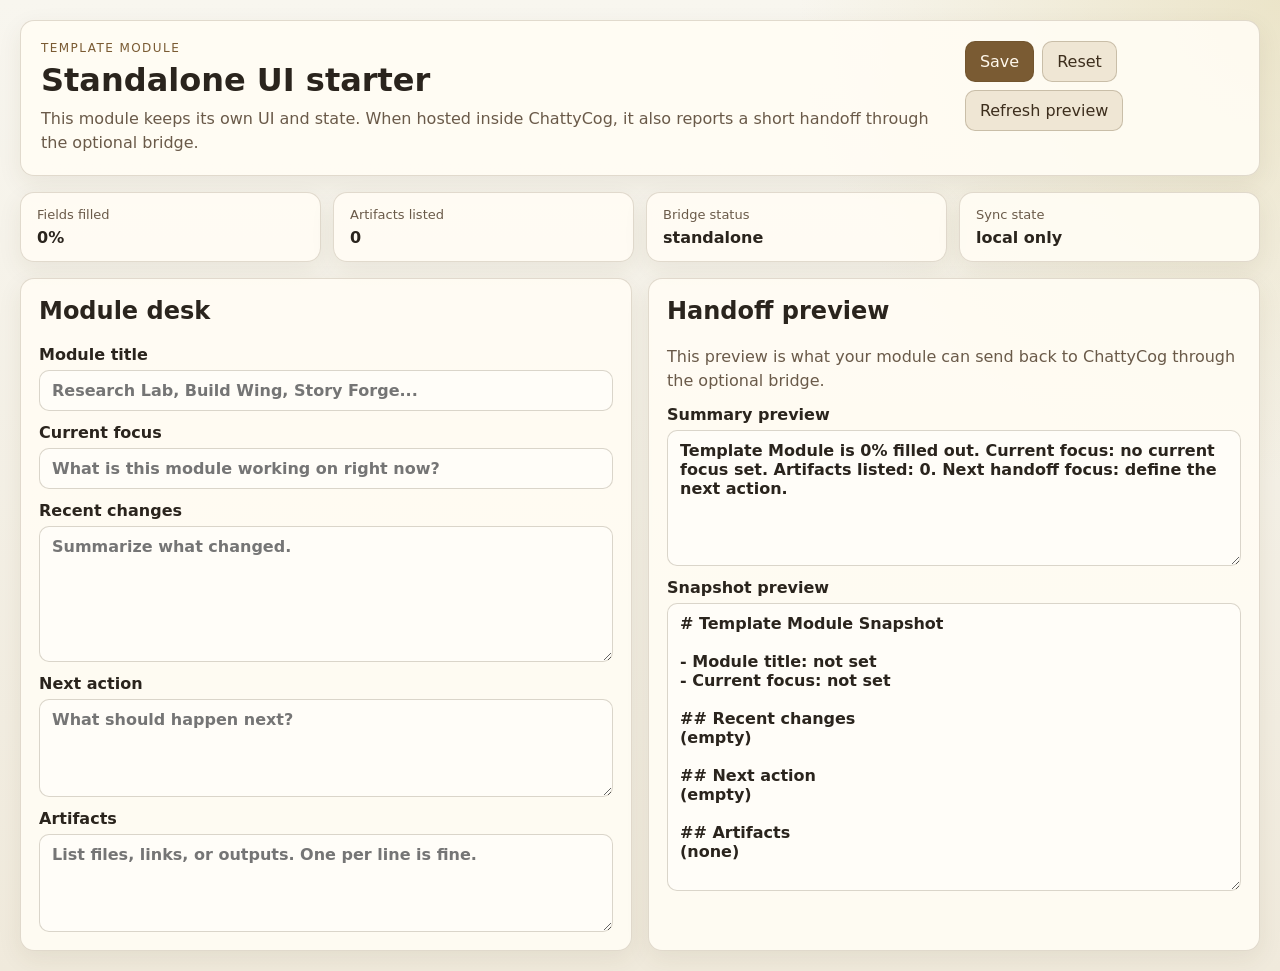
<file: module_templates/template_module/web/index.html>
<!doctype html>
<html lang="en">
  <head>
    <meta charset="utf-8" />
    <meta name="viewport" content="width=device-width, initial-scale=1" />
    <title>Template Module</title>
    <link rel="stylesheet" href="styles.css" />
  </head>
  <body>
    <div class="app-shell">
      <header class="hero">
        <div>
          <p class="eyebrow">Template Module</p>
          <h1>Standalone UI starter</h1>
          <p class="subtle">
            This module keeps its own UI and state. When hosted inside ChattyCog, it also reports a short handoff through the optional bridge.
          </p>
        </div>
        <div class="hero-actions">
          <button id="save-state" type="button">Save</button>
          <button id="reset-state" type="button" class="secondary">Reset</button>
          <button id="refresh-preview" type="button" class="secondary">Refresh preview</button>
        </div>
      </header>

      <section class="stats-grid">
        <article class="stat-card">
          <span class="stat-label">Fields filled</span>
          <strong id="completion-score">0%</strong>
        </article>
        <article class="stat-card">
          <span class="stat-label">Artifacts listed</span>
          <strong id="artifact-count">0</strong>
        </article>
        <article class="stat-card">
          <span class="stat-label">Bridge status</span>
          <strong id="bridge-status">standalone</strong>
        </article>
        <article class="stat-card">
          <span class="stat-label">Sync state</span>
          <strong id="sync-status">local only</strong>
        </article>
      </section>

      <main class="workspace-grid">
        <section class="panel">
          <h2>Module desk</h2>
          <label>
            Module title
            <input id="module_title" type="text" placeholder="Research Lab, Build Wing, Story Forge..." />
          </label>
          <label>
            Current focus
            <input id="current_focus" type="text" placeholder="What is this module working on right now?" />
          </label>
          <label>
            Recent changes
            <textarea id="recent_changes" rows="6" placeholder="Summarize what changed."></textarea>
          </label>
          <label>
            Next action
            <textarea id="next_action" rows="4" placeholder="What should happen next?"></textarea>
          </label>
          <label>
            Artifacts
            <textarea id="artifacts" rows="4" placeholder="List files, links, or outputs. One per line is fine."></textarea>
          </label>
        </section>

        <section class="panel">
          <h2>Handoff preview</h2>
          <p class="subtle">
            This preview is what your module can send back to ChattyCog through the optional bridge.
          </p>
          <label>
            Summary preview
            <textarea id="summary_preview" rows="6" readonly></textarea>
          </label>
          <label>
            Snapshot preview
            <textarea id="snapshot_preview" rows="14" readonly></textarea>
          </label>
        </section>
      </main>
    </div>

    <script src="chattycog_bridge.js"></script>
    <script src="app.js"></script>
  </body>
</html>
</file>
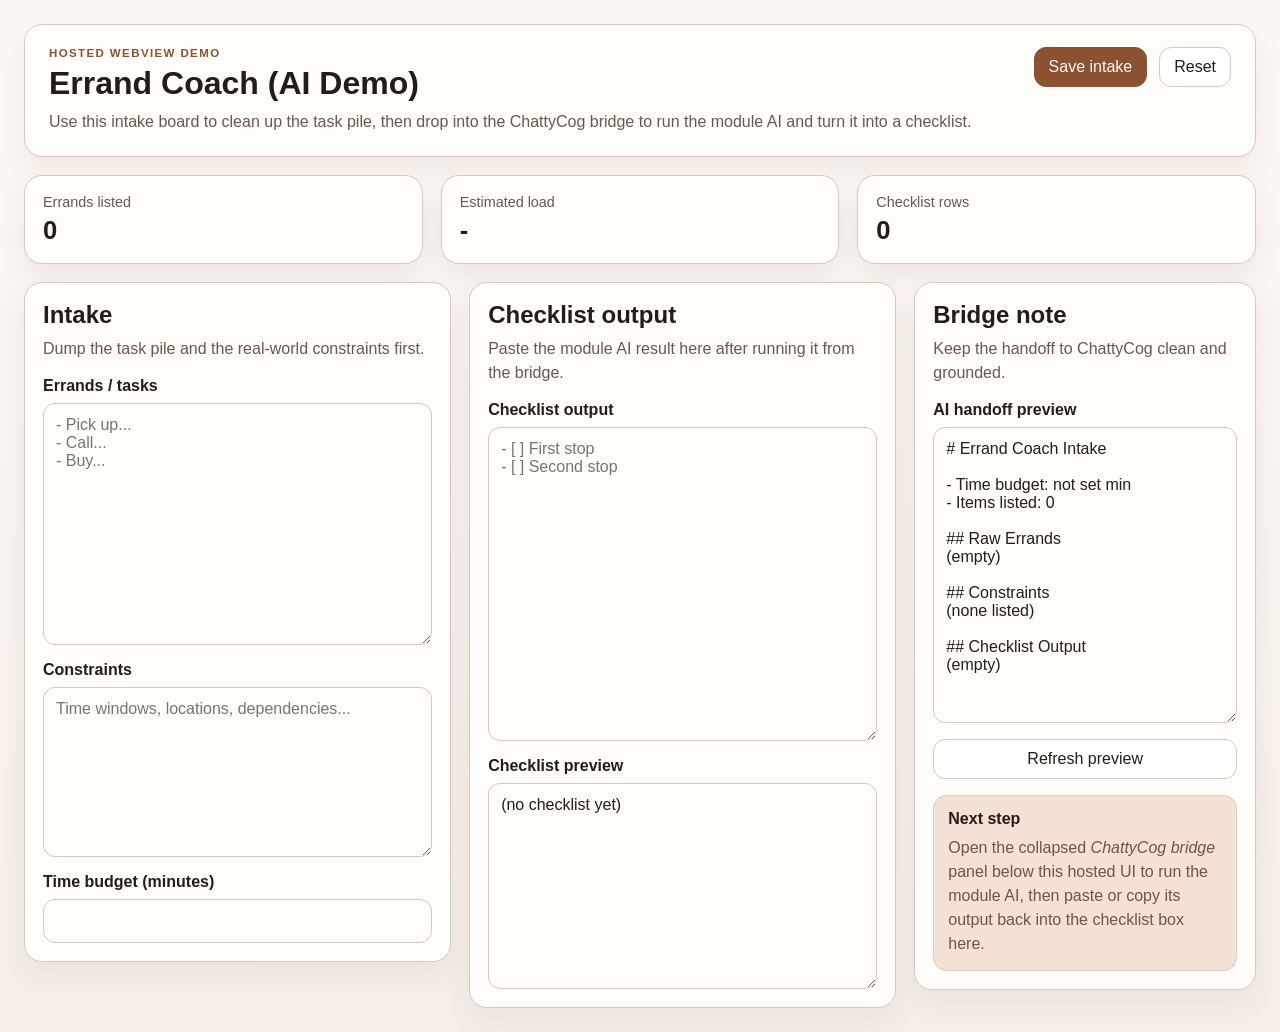
<file: modules/demo_errand_coach/web/index.html>
<!doctype html>
<html lang="en">
  <head>
    <meta charset="utf-8" />
    <meta name="viewport" content="width=device-width, initial-scale=1" />
    <title>Errand Coach (AI Demo)</title>
    <link rel="stylesheet" href="./styles.css" />
  </head>
  <body>
    <div class="shell">
      <header class="hero">
        <div>
          <p class="eyebrow">Hosted Webview Demo</p>
          <h1>Errand Coach (AI Demo)</h1>
          <p class="subcopy">
            Use this intake board to clean up the task pile, then drop into the ChattyCog bridge to
            run the module AI and turn it into a checklist.
          </p>
        </div>
        <div class="hero-actions">
          <button id="save-state" class="primary">Save intake</button>
          <button id="reset-state">Reset</button>
        </div>
      </header>

      <section class="stats-grid">
        <article class="stat-card">
          <span class="label">Errands listed</span>
          <strong id="errand-count">0</strong>
        </article>
        <article class="stat-card">
          <span class="label">Estimated load</span>
          <strong id="budget-display">-</strong>
        </article>
        <article class="stat-card">
          <span class="label">Checklist rows</span>
          <strong id="checklist-count">0</strong>
        </article>
      </section>

      <main class="layout">
        <section class="panel">
          <div class="panel-heading">
            <h2>Intake</h2>
            <p>Dump the task pile and the real-world constraints first.</p>
          </div>

          <label class="field">
            <span>Errands / tasks</span>
            <textarea id="errands_dump" rows="12" placeholder="- Pick up...&#10;- Call...&#10;- Buy..."></textarea>
          </label>

          <label class="field">
            <span>Constraints</span>
            <textarea id="constraints" rows="8" placeholder="Time windows, locations, dependencies..."></textarea>
          </label>

          <label class="field">
            <span>Time budget (minutes)</span>
            <input id="time_budget_min" type="number" min="0" max="720" step="5" />
          </label>
        </section>

        <section class="panel">
          <div class="panel-heading">
            <h2>Checklist output</h2>
            <p>Paste the module AI result here after running it from the bridge.</p>
          </div>

          <label class="field">
            <span>Checklist output</span>
            <textarea id="checklist_output" rows="16" placeholder="- [ ] First stop&#10;- [ ] Second stop"></textarea>
          </label>

          <label class="field">
            <span>Checklist preview</span>
            <textarea id="checklist_preview" rows="10" readonly></textarea>
          </label>
        </section>

        <aside class="panel side-panel">
          <div class="panel-heading">
            <h2>Bridge note</h2>
            <p>Keep the handoff to ChattyCog clean and grounded.</p>
          </div>

          <label class="field">
            <span>AI handoff preview</span>
            <textarea id="handoff_preview" rows="15" readonly></textarea>
          </label>

          <button id="refresh-preview">Refresh preview</button>

          <div class="note-card">
            <strong>Next step</strong>
            <p>
              Open the collapsed <em>ChattyCog bridge</em> panel below this hosted UI to run the
              module AI, then paste or copy its output back into the checklist box here.
            </p>
          </div>
        </aside>
      </main>
    </div>

    <script src="./app.js"></script>
  </body>
</html>
</file>
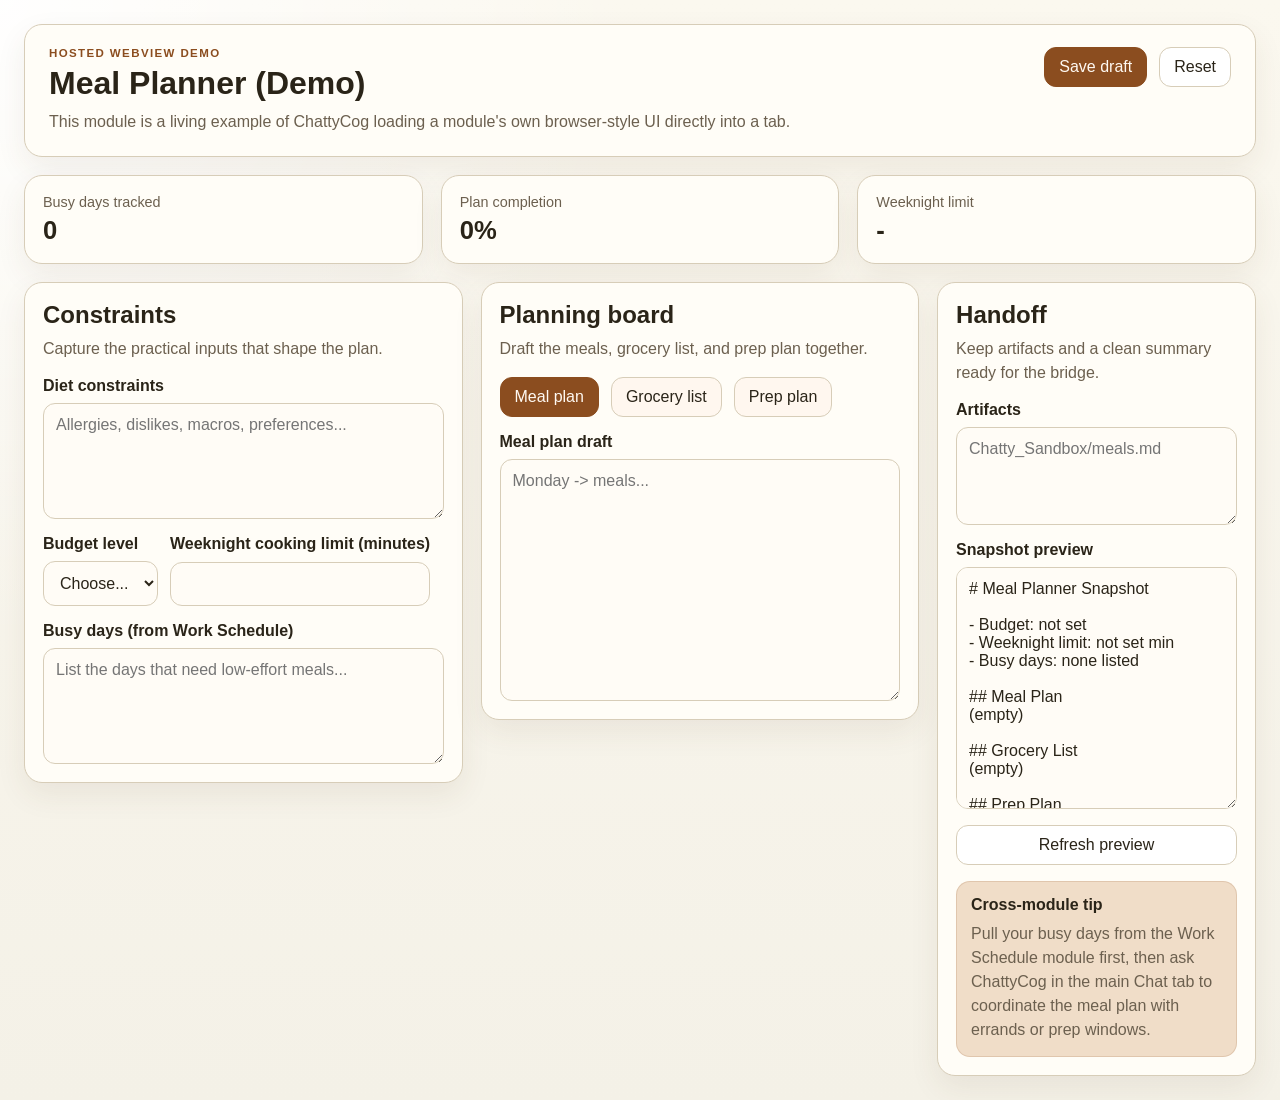
<file: modules/demo_meal_planner/web/index.html>
<!doctype html>
<html lang="en">
  <head>
    <meta charset="utf-8" />
    <meta name="viewport" content="width=device-width, initial-scale=1" />
    <title>Meal Planner (Demo)</title>
    <link rel="stylesheet" href="./styles.css" />
  </head>
  <body>
    <div class="app-shell">
      <header class="hero">
        <div>
          <p class="eyebrow">Hosted Webview Demo</p>
          <h1>Meal Planner (Demo)</h1>
          <p class="subcopy">
            This module is a living example of ChattyCog loading a module's own browser-style UI
            directly into a tab.
          </p>
        </div>
        <div class="hero-actions">
          <button id="save-draft" class="primary">Save draft</button>
          <button id="reset-draft">Reset</button>
        </div>
      </header>

      <section class="stats-grid">
        <article class="stat-card">
          <span class="stat-label">Busy days tracked</span>
          <strong id="busy-day-count">0</strong>
        </article>
        <article class="stat-card">
          <span class="stat-label">Plan completion</span>
          <strong id="completion-score">0%</strong>
        </article>
        <article class="stat-card">
          <span class="stat-label">Weeknight limit</span>
          <strong id="limit-display">-</strong>
        </article>
      </section>

      <main class="layout">
        <section class="panel">
          <div class="panel-heading">
            <h2>Constraints</h2>
            <p>Capture the practical inputs that shape the plan.</p>
          </div>

          <label class="field">
            <span>Diet constraints</span>
            <textarea id="diet_constraints" rows="5" placeholder="Allergies, dislikes, macros, preferences..."></textarea>
          </label>

          <div class="field-row">
            <label class="field">
              <span>Budget level</span>
              <select id="budget_level">
                <option value="">Choose...</option>
                <option value="low">Low</option>
                <option value="medium">Medium</option>
                <option value="high">High</option>
              </select>
            </label>

            <label class="field">
              <span>Weeknight cooking limit (minutes)</span>
              <input id="weeknight_cooking_limit_min" type="number" min="0" max="120" step="5" />
            </label>
          </div>

          <label class="field">
            <span>Busy days (from Work Schedule)</span>
            <textarea id="busy_days" rows="5" placeholder="List the days that need low-effort meals..."></textarea>
          </label>
        </section>

        <section class="panel">
          <div class="panel-heading">
            <h2>Planning board</h2>
            <p>Draft the meals, grocery list, and prep plan together.</p>
          </div>

          <div class="tab-strip" role="tablist" aria-label="Meal planning views">
            <button class="tab active" data-tab="meal-plan">Meal plan</button>
            <button class="tab" data-tab="grocery-list">Grocery list</button>
            <button class="tab" data-tab="prep-plan">Prep plan</button>
          </div>

          <div class="tab-panel active" data-panel="meal-plan">
            <label class="field">
              <span>Meal plan draft</span>
              <textarea id="meal_plan_draft" rows="12" placeholder="Monday -> meals..."></textarea>
            </label>
          </div>

          <div class="tab-panel" data-panel="grocery-list">
            <label class="field">
              <span>Grocery list draft</span>
              <textarea id="grocery_list_draft" rows="12" placeholder="Consolidated list..."></textarea>
            </label>
          </div>

          <div class="tab-panel" data-panel="prep-plan">
            <label class="field">
              <span>Prep plan</span>
              <textarea id="prep_plan" rows="12" placeholder="What to prep, when, and how long..."></textarea>
            </label>
          </div>
        </section>

        <aside class="panel side-panel">
          <div class="panel-heading">
            <h2>Handoff</h2>
            <p>Keep artifacts and a clean summary ready for the bridge.</p>
          </div>

          <label class="field">
            <span>Artifacts</span>
            <textarea id="artifacts" rows="4" placeholder="Chatty_Sandbox/meals.md"></textarea>
          </label>

          <label class="field">
            <span>Snapshot preview</span>
            <textarea id="snapshot_preview" rows="12" readonly></textarea>
          </label>

          <button id="refresh-preview">Refresh preview</button>

          <div class="note-card">
            <strong>Cross-module tip</strong>
            <p>
              Pull your busy days from the Work Schedule module first, then ask ChattyCog in the
              main Chat tab to coordinate the meal plan with errands or prep windows.
            </p>
          </div>
        </aside>
      </main>
    </div>

    <script src="./app.js"></script>
  </body>
</html>
</file>
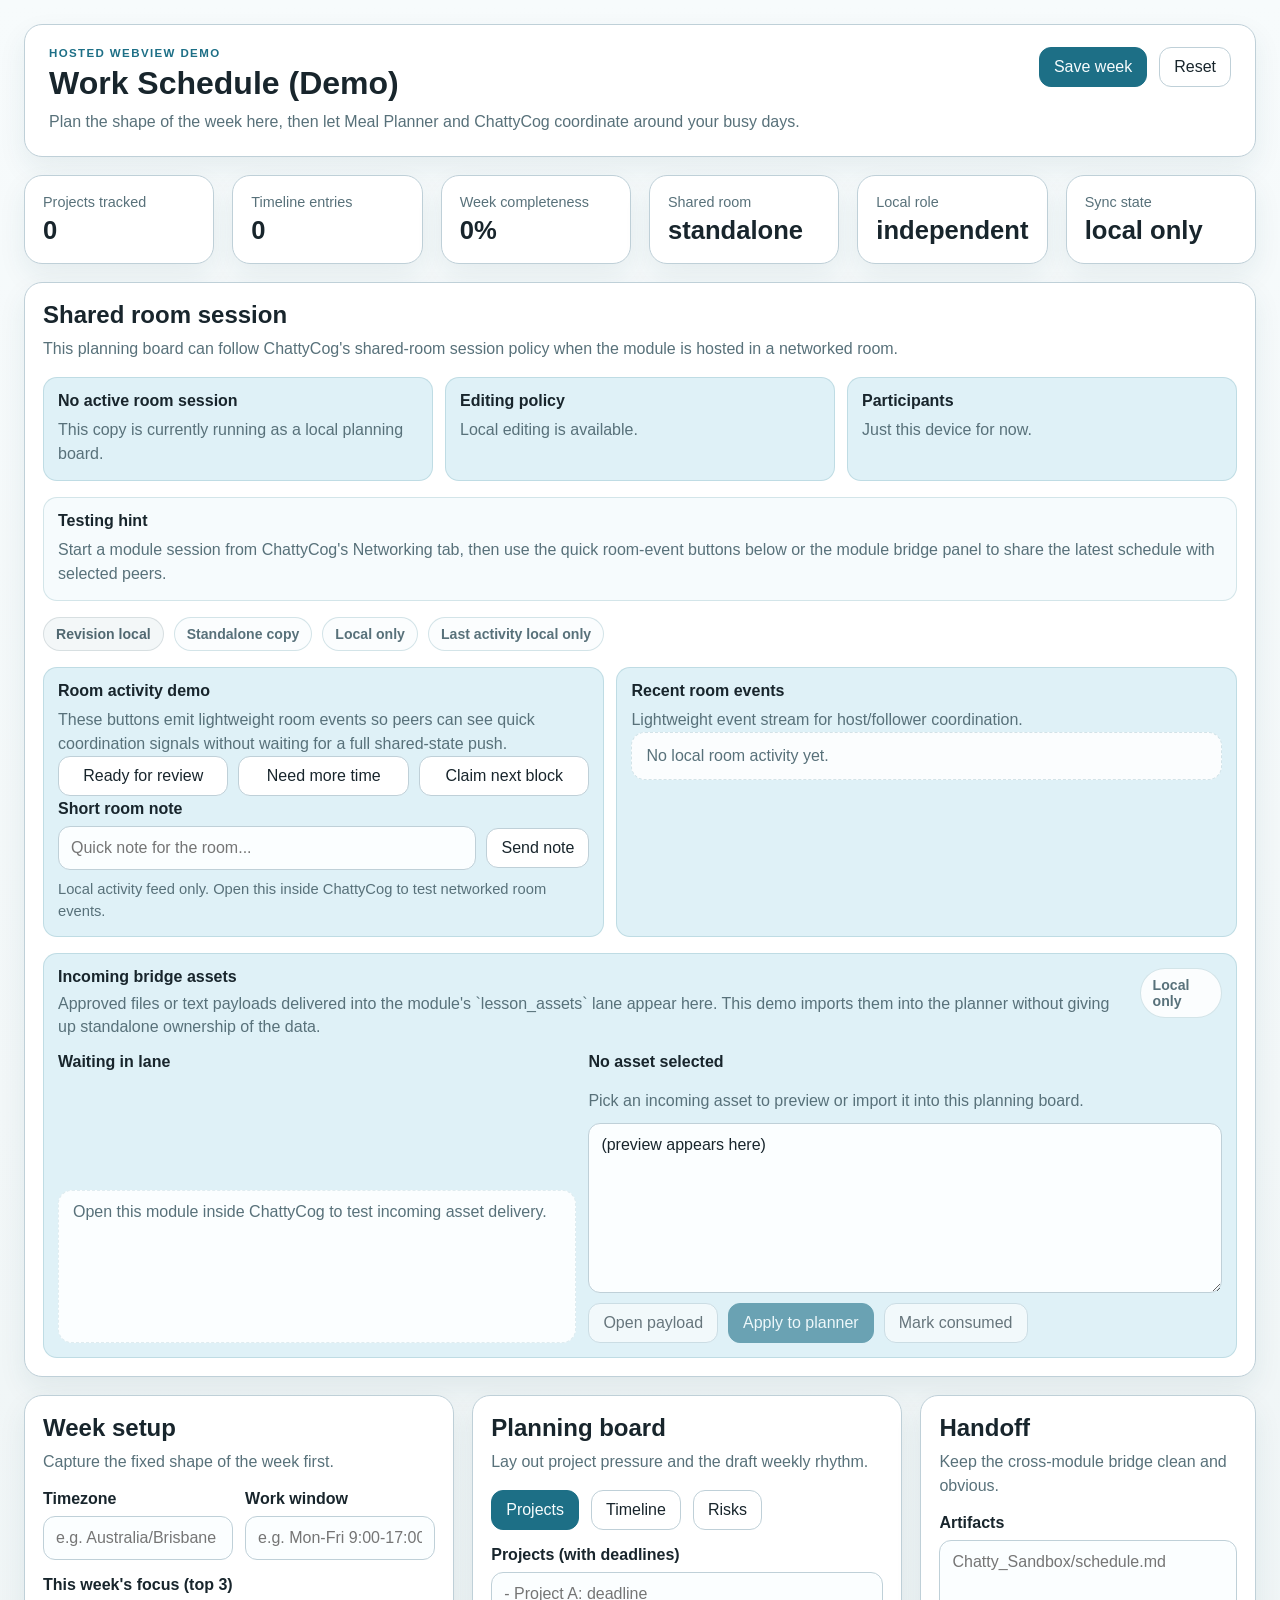
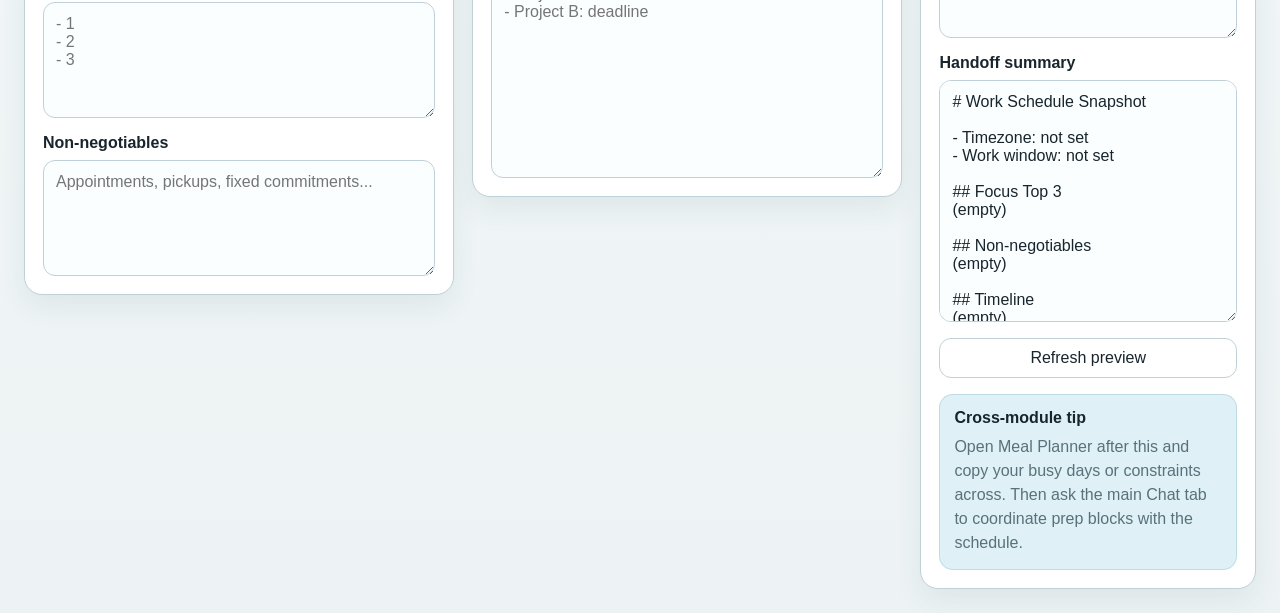
<file: modules/demo_work_schedule/web/index.html>
<!doctype html>
<html lang="en">
  <head>
    <meta charset="utf-8" />
    <meta name="viewport" content="width=device-width, initial-scale=1" />
    <title>Work Schedule (Demo)</title>
    <link rel="stylesheet" href="./styles.css" />
  </head>
  <body>
    <div class="shell">
      <header class="hero">
        <div>
          <p class="eyebrow">Hosted Webview Demo</p>
          <h1>Work Schedule (Demo)</h1>
          <p class="subcopy">
            Plan the shape of the week here, then let Meal Planner and ChattyCog coordinate around
            your busy days.
          </p>
        </div>
        <div class="hero-actions">
          <button id="save-state" class="primary">Save week</button>
          <button id="reset-state">Reset</button>
        </div>
      </header>

      <section class="stats-grid">
        <article class="stat-card">
          <span class="label">Projects tracked</span>
          <strong id="project-count">0</strong>
        </article>
        <article class="stat-card">
          <span class="label">Timeline entries</span>
          <strong id="timeline-count">0</strong>
        </article>
        <article class="stat-card">
          <span class="label">Week completeness</span>
          <strong id="completion-score">0%</strong>
        </article>
        <article class="stat-card">
          <span class="label">Shared room</span>
          <strong id="room-mode">standalone</strong>
        </article>
        <article class="stat-card">
          <span class="label">Local role</span>
          <strong id="room-role">independent</strong>
        </article>
        <article class="stat-card">
          <span class="label">Sync state</span>
          <strong id="sync-status">local only</strong>
        </article>
      </section>

      <section class="panel room-panel">
        <div class="panel-heading">
          <h2>Shared room session</h2>
          <p>
            This planning board can follow ChattyCog's shared-room session policy when the module is
            hosted in a networked room.
          </p>
        </div>

        <div class="room-grid">
          <div class="note-card">
            <strong id="room-session-heading">No active room session</strong>
            <p id="room-session-detail">This copy is currently running as a local planning board.</p>
          </div>

          <div class="note-card">
            <strong id="room-policy-heading">Editing policy</strong>
            <p id="room-policy-detail">Local editing is available.</p>
          </div>

          <div class="note-card">
            <strong>Participants</strong>
            <p id="room-participants">Just this device for now.</p>
          </div>
        </div>

        <div class="note-card testing-card">
          <strong id="room-action-heading">Testing hint</strong>
          <p id="room-action-hint">
            Start a module session from ChattyCog's Networking tab, then share this module state to selected peers to mirror the plan.
          </p>
        </div>

        <div class="sync-strip" aria-label="Session sync status">
          <span id="sync-revision-badge" class="sync-badge local">Revision local</span>
          <span id="sync-source-badge" class="sync-badge subtle">No host revision applied yet</span>
          <span id="presence-badge" class="sync-badge subtle">Host idle</span>
          <span id="last-activity-badge" class="sync-badge subtle">Last activity not seen yet</span>
        </div>

        <div id="room-toast-stack" class="room-toast-stack" aria-live="polite" aria-atomic="true"></div>

        <div class="room-events-layout">
          <div class="note-card room-actions-card">
            <strong>Room activity demo</strong>
            <p>
              These buttons emit lightweight room events so peers can see quick coordination signals
              without waiting for a full shared-state push.
            </p>
            <div class="event-action-grid">
              <button id="event-ready" type="button">Ready for review</button>
              <button id="event-delay" type="button">Need more time</button>
              <button id="event-claim" type="button">Claim next block</button>
            </div>
            <label class="field room-note-field">
              <span>Short room note</span>
              <div class="room-note-row">
                <input id="room-note-input" type="text" placeholder="Quick note for the room..." />
                <button id="event-note" type="button">Send note</button>
              </div>
            </label>
            <p id="room-event-status" class="room-event-status">
              Local activity feed only. Open this inside ChattyCog to test networked room events.
            </p>
          </div>

          <div class="note-card room-feed-card">
            <strong>Recent room events</strong>
            <p>Lightweight event stream for host/follower coordination.</p>
            <ul id="room-event-list" class="room-event-list">
              <li class="room-event-empty">No room activity yet.</li>
            </ul>
          </div>
        </div>

        <div class="note-card asset-bridge-card">
          <div class="asset-heading">
            <div>
              <strong>Incoming bridge assets</strong>
              <p>
                Approved files or text payloads delivered into the module's `lesson_assets` lane
                appear here. This demo imports them into the planner without giving up standalone
                ownership of the data.
              </p>
            </div>
            <span id="incoming-asset-status" class="sync-badge subtle">Local only</span>
          </div>

          <div class="asset-layout">
            <div class="asset-list-card">
              <strong>Waiting in lane</strong>
              <ul id="incoming-asset-list" class="incoming-asset-list">
                <li class="incoming-asset-empty">No incoming assets waiting.</li>
              </ul>
            </div>

            <div class="asset-preview-card">
              <strong id="incoming-asset-title">No asset selected</strong>
              <p id="incoming-asset-meta" class="asset-meta">
                Pick an incoming asset to preview or import it into this planning board.
              </p>
              <textarea id="incoming-asset-preview" rows="8" readonly>(preview appears here)</textarea>
              <div class="asset-actions">
                <button id="incoming-asset-open" type="button">Open payload</button>
                <button id="incoming-asset-apply" type="button" class="primary">Apply to planner</button>
                <button id="incoming-asset-consume" type="button">Mark consumed</button>
              </div>
            </div>
          </div>
        </div>
      </section>

      <main class="layout">
        <section class="panel">
          <div class="panel-heading">
            <h2>Week setup</h2>
            <p>Capture the fixed shape of the week first.</p>
          </div>

          <div class="field-row">
            <label class="field">
              <span>Timezone</span>
              <input id="timezone" type="text" placeholder="e.g. Australia/Brisbane" />
            </label>
            <label class="field">
              <span>Work window</span>
              <input id="work_window" type="text" placeholder="e.g. Mon-Fri 9:00-17:00" />
            </label>
          </div>

          <label class="field">
            <span>This week's focus (top 3)</span>
            <textarea id="focus_top3" rows="5" placeholder="- 1&#10;- 2&#10;- 3"></textarea>
          </label>

          <label class="field">
            <span>Non-negotiables</span>
            <textarea id="non_negotiables" rows="5" placeholder="Appointments, pickups, fixed commitments..."></textarea>
          </label>
        </section>

        <section class="panel">
          <div class="panel-heading">
            <h2>Planning board</h2>
            <p>Lay out project pressure and the draft weekly rhythm.</p>
          </div>

          <div class="tab-strip">
            <button class="tab active" data-tab="projects">Projects</button>
            <button class="tab" data-tab="timeline">Timeline</button>
            <button class="tab" data-tab="risks">Risks</button>
          </div>

          <div class="tab-panel active" data-panel="projects">
            <label class="field">
              <span>Projects (with deadlines)</span>
              <textarea id="projects" rows="10" placeholder="- Project A: deadline&#10;- Project B: deadline"></textarea>
            </label>
          </div>

          <div class="tab-panel" data-panel="timeline">
            <label class="field">
              <span>Draft schedule notes</span>
              <textarea id="draft_schedule_notes" rows="10" placeholder="09:00 | Deep work&#10;[Mon] Project review"></textarea>
            </label>
            <label class="field">
              <span>Timeline preview</span>
              <textarea id="timeline_preview" rows="8" readonly></textarea>
            </label>
          </div>

          <div class="tab-panel" data-panel="risks">
            <label class="field">
              <span>Risks / conflicts</span>
              <textarea id="risks_conflicts" rows="10" placeholder="What might derail the plan?"></textarea>
            </label>
          </div>
        </section>

        <aside class="panel side-panel">
          <div class="panel-heading">
            <h2>Handoff</h2>
            <p>Keep the cross-module bridge clean and obvious.</p>
          </div>

          <label class="field">
            <span>Artifacts</span>
            <textarea id="artifacts" rows="4" placeholder="Chatty_Sandbox/schedule.md"></textarea>
          </label>

          <label class="field">
            <span>Handoff summary</span>
            <textarea id="handoff_preview" rows="12" readonly></textarea>
          </label>

          <button id="refresh-preview">Refresh preview</button>

          <div class="note-card">
            <strong>Cross-module tip</strong>
            <p>
              Open Meal Planner after this and copy your busy days or constraints across. Then ask
              the main Chat tab to coordinate prep blocks with the schedule.
            </p>
          </div>
        </aside>
      </main>
    </div>

    <script src="./chattycog_bridge.js"></script>
    <script src="./app.js"></script>
  </body>
</html>
</file>
<file: module_templates/template_module/web/styles.css>
:root {
  color-scheme: light;
  font-family: "Segoe UI", system-ui, sans-serif;
  background: #f5f2e8;
  color: #2a241d;
}

* {
  box-sizing: border-box;
}

body {
  margin: 0;
  background:
    radial-gradient(circle at top right, rgba(225, 214, 170, 0.55), transparent 30%),
    linear-gradient(180deg, #f8f6ef 0%, #f0eadc 100%);
}

.app-shell {
  min-height: 100vh;
  padding: 20px;
  display: flex;
  flex-direction: column;
  gap: 16px;
}

.hero,
.panel,
.stat-card {
  border: 1px solid rgba(88, 68, 36, 0.18);
  border-radius: 14px;
  background: rgba(255, 252, 244, 0.92);
  box-shadow: 0 8px 24px rgba(81, 61, 29, 0.08);
}

.hero {
  padding: 20px;
  display: flex;
  justify-content: space-between;
  gap: 20px;
  align-items: flex-start;
}

.eyebrow {
  margin: 0 0 6px;
  font-size: 12px;
  letter-spacing: 0.12em;
  text-transform: uppercase;
  color: #7a5b33;
}

h1,
h2 {
  margin: 0 0 8px;
}

.subtle {
  margin: 0;
  color: #6a5a49;
  line-height: 1.5;
}

.hero-actions {
  display: flex;
  flex-wrap: wrap;
  gap: 8px;
}

.stats-grid {
  display: grid;
  grid-template-columns: repeat(auto-fit, minmax(160px, 1fr));
  gap: 12px;
}

.stat-card {
  padding: 14px 16px;
}

.stat-label {
  display: block;
  color: #6a5a49;
  font-size: 13px;
  margin-bottom: 6px;
}

.workspace-grid {
  display: grid;
  grid-template-columns: repeat(auto-fit, minmax(320px, 1fr));
  gap: 16px;
}

.panel {
  padding: 18px;
  display: flex;
  flex-direction: column;
  gap: 12px;
}

label {
  display: flex;
  flex-direction: column;
  gap: 6px;
  font-weight: 600;
}

input,
textarea,
button {
  font: inherit;
}

input,
textarea {
  width: 100%;
  border: 1px solid rgba(88, 68, 36, 0.22);
  border-radius: 10px;
  padding: 10px 12px;
  background: #fffdf8;
  color: #2a241d;
}

textarea {
  resize: vertical;
  min-height: 90px;
}

button {
  border: 1px solid rgba(88, 68, 36, 0.25);
  border-radius: 10px;
  padding: 10px 14px;
  background: #7a5b33;
  color: #fff8ec;
  cursor: pointer;
}

button.secondary {
  background: #efe6d4;
  color: #3d2e1d;
}

button:hover {
  filter: brightness(1.03);
}

@media (max-width: 720px) {
  .hero {
    flex-direction: column;
  }
}
</file>
<file: modules/demo_errand_coach/web/styles.css>
:root {
  color-scheme: light;
  --bg: #f5efe8;
  --panel: #fffdfa;
  --border: #d8c8b8;
  --text: #241c16;
  --muted: #6a5749;
  --accent: #8b5131;
  --accent-soft: #f3e1d6;
  --shadow: 0 12px 28px rgba(96, 60, 35, 0.08);
  --radius: 18px;
  font-family: "Segoe UI", Tahoma, Geneva, Verdana, sans-serif;
}

* { box-sizing: border-box; }
body { margin: 0; min-height: 100vh; background: linear-gradient(180deg, #fbf8f4 0%, var(--bg) 100%); color: var(--text); }
.shell { min-height: 100vh; padding: 24px; display: grid; gap: 18px; }
.hero, .panel, .stat-card { background: var(--panel); border: 1px solid var(--border); border-radius: var(--radius); box-shadow: var(--shadow); }
.hero { padding: 22px 24px; display: flex; justify-content: space-between; align-items: start; gap: 16px; }
.eyebrow { margin: 0 0 6px; text-transform: uppercase; letter-spacing: 0.12em; color: var(--accent); font-weight: 700; font-size: 0.72rem; }
.hero h1, .panel h2 { margin: 0; }
.subcopy, .panel-heading p, .note-card p { margin: 8px 0 0; color: var(--muted); line-height: 1.5; }
.hero-actions, .stats-grid, .layout { display: flex; gap: 12px; }
.hero-actions { flex-wrap: wrap; justify-content: end; }
button, input, textarea { font: inherit; }
button { border: 1px solid var(--border); border-radius: 12px; background: #fff; color: var(--text); padding: 10px 14px; cursor: pointer; }
button.primary { background: var(--accent); border-color: var(--accent); color: #fff8f4; }
.stats-grid { display: grid; grid-template-columns: repeat(3, minmax(0, 1fr)); gap: 18px; }
.stat-card { padding: 18px; display: grid; gap: 6px; }
.stat-card .label { color: var(--muted); font-size: 0.9rem; }
.stat-card strong { font-size: 1.6rem; }
.layout { display: grid; grid-template-columns: 1fr 1fr 0.8fr; gap: 18px; align-items: start; }
.panel { padding: 18px; display: grid; gap: 16px; }
.field { display: grid; gap: 8px; }
.field span { font-weight: 600; }
textarea, input { width: 100%; border: 1px solid var(--border); border-radius: 12px; padding: 12px; background: #fffdfa; color: var(--text); }
textarea { resize: vertical; }
.note-card { padding: 14px; border-radius: 14px; background: var(--accent-soft); border: 1px solid rgba(139, 81, 49, 0.16); }
@media (max-width: 1100px) { .stats-grid, .layout { grid-template-columns: 1fr; } .hero { flex-direction: column; } }
</file>
<file: modules/demo_meal_planner/web/styles.css>
:root {
  color-scheme: light;
  --bg: #f4f1e7;
  --panel: #fffdf7;
  --panel-border: #d7cdb8;
  --text: #2a2418;
  --muted: #6c604f;
  --accent: #8b4d1f;
  --accent-soft: #f0ddc8;
  --shadow: 0 12px 30px rgba(90, 64, 32, 0.08);
  --radius: 18px;
  font-family: "Segoe UI", Tahoma, Geneva, Verdana, sans-serif;
}

* {
  box-sizing: border-box;
}

body {
  margin: 0;
  min-height: 100vh;
  background:
    radial-gradient(circle at top left, rgba(255, 255, 255, 0.95), transparent 38%),
    linear-gradient(180deg, #fbf8ef 0%, var(--bg) 100%);
  color: var(--text);
}

.app-shell {
  min-height: 100vh;
  padding: 24px;
  display: grid;
  gap: 18px;
}

.hero,
.panel,
.stat-card {
  background: var(--panel);
  border: 1px solid var(--panel-border);
  border-radius: var(--radius);
  box-shadow: var(--shadow);
}

.hero {
  padding: 22px 24px;
  display: flex;
  align-items: start;
  justify-content: space-between;
  gap: 16px;
}

.eyebrow {
  margin: 0 0 6px;
  text-transform: uppercase;
  letter-spacing: 0.12em;
  font-size: 0.72rem;
  color: var(--accent);
  font-weight: 700;
}

.hero h1,
.panel h2 {
  margin: 0;
}

.subcopy,
.panel-heading p,
.note-card p {
  margin: 8px 0 0;
  color: var(--muted);
  line-height: 1.5;
}

.hero-actions,
.field-row,
.tab-strip,
.stats-grid {
  display: flex;
  gap: 12px;
}

.hero-actions {
  flex-wrap: wrap;
  justify-content: end;
}

button,
select,
input,
textarea {
  font: inherit;
}

button {
  border: 1px solid var(--panel-border);
  border-radius: 12px;
  background: #fff;
  color: var(--text);
  padding: 10px 14px;
  cursor: pointer;
  transition: transform 120ms ease, border-color 120ms ease, background 120ms ease;
}

button:hover {
  transform: translateY(-1px);
  border-color: var(--accent);
}

button.primary,
.tab.active {
  background: var(--accent);
  border-color: var(--accent);
  color: #fff9f2;
}

.stats-grid {
  display: grid;
  grid-template-columns: repeat(3, minmax(0, 1fr));
  gap: 18px;
}

.stat-card {
  padding: 18px;
  display: grid;
  gap: 6px;
}

.stat-label {
  color: var(--muted);
  font-size: 0.9rem;
}

.stat-card strong {
  font-size: 1.6rem;
}

.layout {
  display: grid;
  grid-template-columns: 1.1fr 1.1fr 0.8fr;
  gap: 18px;
  align-items: start;
}

.panel {
  padding: 18px;
  display: grid;
  gap: 16px;
}

.field {
  display: grid;
  gap: 8px;
}

.field span {
  font-weight: 600;
}

textarea,
input,
select {
  width: 100%;
  border: 1px solid var(--panel-border);
  border-radius: 12px;
  padding: 12px;
  background: #fffcf6;
  color: var(--text);
}

textarea {
  resize: vertical;
}

.tab-strip {
  flex-wrap: wrap;
}

.tab {
  background: #fff7ef;
}

.tab-panel {
  display: none;
}

.tab-panel.active {
  display: block;
}

.note-card {
  padding: 14px;
  border-radius: 14px;
  background: var(--accent-soft);
  border: 1px solid rgba(139, 77, 31, 0.16);
}

@media (max-width: 1100px) {
  .layout {
    grid-template-columns: 1fr;
  }

  .stats-grid {
    grid-template-columns: 1fr;
  }

  .hero {
    flex-direction: column;
  }
}
</file>
<file: modules/demo_work_schedule/web/styles.css>
:root {
  color-scheme: light;
  --bg: #edf3f4;
  --panel: #ffffff;
  --border: #bfd0d8;
  --text: #18252c;
  --muted: #58717a;
  --accent: #1d6f86;
  --accent-soft: #dff1f7;
  --shadow: 0 12px 28px rgba(27, 73, 88, 0.08);
  --radius: 18px;
  font-family: "Segoe UI", Tahoma, Geneva, Verdana, sans-serif;
}

* { box-sizing: border-box; }
body { margin: 0; min-height: 100vh; background: linear-gradient(180deg, #f7fbfc 0%, var(--bg) 100%); color: var(--text); }
.shell { min-height: 100vh; padding: 24px; display: grid; gap: 18px; }
.hero, .panel, .stat-card { background: var(--panel); border: 1px solid var(--border); border-radius: var(--radius); box-shadow: var(--shadow); }
.hero { padding: 22px 24px; display: flex; justify-content: space-between; align-items: start; gap: 16px; }
.eyebrow { margin: 0 0 6px; text-transform: uppercase; letter-spacing: 0.12em; color: var(--accent); font-weight: 700; font-size: 0.72rem; }
.hero h1, .panel h2 { margin: 0; }
.subcopy, .panel-heading p, .note-card p { margin: 8px 0 0; color: var(--muted); line-height: 1.5; }
.hero-actions, .stats-grid, .layout, .field-row, .tab-strip { display: flex; gap: 12px; }
.hero-actions { flex-wrap: wrap; justify-content: end; }
button, input, textarea { font: inherit; }
button { border: 1px solid var(--border); border-radius: 12px; background: #fff; color: var(--text); padding: 10px 14px; cursor: pointer; }
button.primary, .tab.active { background: var(--accent); border-color: var(--accent); color: #f7fcfd; }
button:disabled { cursor: not-allowed; opacity: 0.6; }
.stats-grid { display: grid; grid-template-columns: repeat(auto-fit, minmax(180px, 1fr)); gap: 18px; }
.stat-card { padding: 18px; display: grid; gap: 6px; }
.stat-card .label { color: var(--muted); font-size: 0.9rem; }
.stat-card strong { font-size: 1.6rem; }
.room-panel { gap: 12px; }
.room-grid { display: grid; grid-template-columns: repeat(auto-fit, minmax(220px, 1fr)); gap: 12px; }
.room-events-layout {
  display: grid;
  grid-template-columns: minmax(280px, 0.95fr) minmax(300px, 1.05fr);
  gap: 12px;
}
.asset-bridge-card {
  display: grid;
  gap: 14px;
}
.asset-heading {
  display: flex;
  justify-content: space-between;
  gap: 14px;
  align-items: flex-start;
}
.asset-heading p {
  margin: 6px 0 0;
  color: var(--muted);
  line-height: 1.45;
}
.asset-layout {
  display: grid;
  grid-template-columns: minmax(240px, 0.9fr) minmax(320px, 1.1fr);
  gap: 12px;
}
.asset-list-card,
.asset-preview-card {
  display: grid;
  gap: 10px;
}
.incoming-asset-list {
  list-style: none;
  margin: 0;
  padding: 0;
  display: grid;
  gap: 10px;
}
.incoming-asset-item,
.incoming-asset-empty {
  border-radius: 14px;
  border: 1px solid rgba(29, 111, 134, 0.12);
  background: #fbfeff;
  padding: 12px 14px;
}
.incoming-asset-item {
  cursor: pointer;
  display: grid;
  gap: 4px;
}
.incoming-asset-item.selected {
  border-color: rgba(29, 111, 134, 0.28);
  background: #eef7fb;
}
.incoming-asset-item:hover {
  border-color: rgba(29, 111, 134, 0.2);
}
.incoming-asset-empty {
  color: var(--muted);
  border-style: dashed;
}
.incoming-asset-title-row {
  display: flex;
  align-items: baseline;
  justify-content: space-between;
  gap: 10px;
}
.incoming-asset-kind {
  display: inline-flex;
  align-items: center;
  padding: 4px 8px;
  border-radius: 999px;
  background: rgba(29, 111, 134, 0.09);
  color: var(--accent);
  font-size: 0.76rem;
  font-weight: 700;
}
.incoming-asset-summary,
.asset-meta {
  color: var(--muted);
  line-height: 1.45;
  white-space: pre-wrap;
  word-break: break-word;
}
.asset-actions {
  display: flex;
  flex-wrap: wrap;
  gap: 10px;
}
.layout { display: grid; grid-template-columns: 1fr 1fr 0.78fr; gap: 18px; align-items: start; }
.panel { padding: 18px; display: grid; gap: 16px; }
.field { display: grid; gap: 8px; }
.field span { font-weight: 600; }
textarea, input { width: 100%; border: 1px solid var(--border); border-radius: 12px; padding: 12px; background: #fbfeff; color: var(--text); }
textarea { resize: vertical; }
.tab-panel { display: none; }
.tab-panel.active { display: block; }
.note-card { padding: 14px; border-radius: 14px; background: var(--accent-soft); border: 1px solid rgba(29, 111, 134, 0.16); }
.testing-card {
  background: #f6fbfd;
}
.room-actions-card,
.room-feed-card {
  gap: 12px;
}
.event-action-grid {
  display: grid;
  grid-template-columns: repeat(auto-fit, minmax(150px, 1fr));
  gap: 10px;
}
.room-note-field {
  margin-top: 4px;
}
.room-note-row {
  display: grid;
  grid-template-columns: 1fr auto;
  gap: 10px;
  align-items: center;
}
.room-event-status {
  margin: 0;
  color: var(--muted);
  font-size: 0.92rem;
}
.room-event-list {
  list-style: none;
  margin: 0;
  padding: 0;
  display: grid;
  gap: 10px;
}
.room-event-item {
  padding: 12px 14px;
  border-radius: 14px;
  background: #fbfeff;
  border: 1px solid rgba(29, 111, 134, 0.12);
  display: grid;
  gap: 4px;
}
.room-event-item.local-echo {
  background: #f4fafc;
  border-color: rgba(29, 111, 134, 0.2);
}
.room-event-empty {
  padding: 14px;
  border-radius: 14px;
  background: #fbfdfe;
  border: 1px dashed rgba(29, 111, 134, 0.18);
  color: var(--muted);
}
.room-event-title {
  display: flex;
  align-items: baseline;
  justify-content: space-between;
  gap: 12px;
}
.room-event-title strong {
  font-size: 0.98rem;
}
.room-event-meta {
  color: var(--muted);
  font-size: 0.82rem;
}
.room-event-payload {
  color: var(--text);
  line-height: 1.45;
  white-space: pre-wrap;
  word-break: break-word;
}
.room-event-type {
  display: inline-flex;
  align-items: center;
  padding: 4px 8px;
  border-radius: 999px;
  background: rgba(29, 111, 134, 0.09);
  color: var(--accent);
  font-size: 0.76rem;
  font-weight: 700;
  letter-spacing: 0.02em;
}
.sync-strip {
  display: flex;
  flex-wrap: wrap;
  gap: 10px;
}
.room-toast-stack {
  position: fixed;
  right: 22px;
  bottom: 22px;
  z-index: 40;
  display: grid;
  gap: 10px;
  width: min(320px, calc(100vw - 36px));
  pointer-events: none;
}
.room-toast {
  padding: 12px 14px;
  border-radius: 16px;
  border: 1px solid rgba(29, 111, 134, 0.16);
  background: rgba(255, 255, 255, 0.96);
  box-shadow: 0 14px 28px rgba(27, 73, 88, 0.18);
  display: grid;
  gap: 4px;
}
.room-toast.join {
  border-color: rgba(49, 128, 78, 0.24);
  background: rgba(237, 250, 243, 0.98);
}
.room-toast.leave {
  border-color: rgba(170, 118, 35, 0.24);
  background: rgba(255, 247, 236, 0.98);
}
.room-toast.info {
  border-color: rgba(29, 111, 134, 0.18);
  background: rgba(246, 251, 253, 0.98);
}
.room-toast.turn {
  border-color: rgba(84, 115, 160, 0.22);
  background: rgba(240, 245, 255, 0.98);
}
.room-toast.sync {
  border-color: rgba(49, 128, 78, 0.22);
  background: rgba(240, 251, 244, 0.98);
}
.room-toast-title {
  display: flex;
  align-items: baseline;
  justify-content: space-between;
  gap: 10px;
}
.room-toast-title strong {
  font-size: 0.95rem;
}
.room-toast-age {
  color: var(--muted);
  font-size: 0.78rem;
}
.room-toast-detail {
  color: var(--text);
  font-size: 0.88rem;
  line-height: 1.4;
}
.sync-badge {
  display: inline-flex;
  align-items: center;
  gap: 6px;
  padding: 8px 12px;
  border-radius: 999px;
  border: 1px solid rgba(29, 111, 134, 0.18);
  background: #f6fbfd;
  color: var(--text);
  font-size: 0.88rem;
  font-weight: 600;
}
.sync-badge.host {
  background: #e3f5fb;
  border-color: rgba(29, 111, 134, 0.26);
  color: #0f6076;
}
.sync-badge.editing {
  background: #eef4ff;
  border-color: rgba(84, 115, 160, 0.3);
  color: #305183;
}
.sync-badge.ok {
  background: #e9f8ef;
  border-color: rgba(49, 128, 78, 0.26);
  color: #256641;
}
.sync-badge.waiting {
  background: #fff4e4;
  border-color: rgba(170, 118, 35, 0.3);
  color: #8a5b16;
}
.sync-badge.pulse {
  animation: syncPulse 1.4s ease-in-out infinite;
  box-shadow: 0 0 0 0 rgba(170, 118, 35, 0.28);
}
.sync-badge.celebrate {
  animation: syncCelebrate 1.25s ease-out 1;
  box-shadow: 0 0 0 0 rgba(49, 128, 78, 0.28);
}
.sync-badge.local {
  background: #f3f7f8;
  border-color: rgba(88, 113, 122, 0.18);
  color: #516871;
}
.sync-badge.subtle {
  background: #fbfdfe;
  color: var(--muted);
}
@keyframes syncPulse {
  0%,
  100% {
    transform: translateY(0);
    box-shadow: 0 0 0 0 rgba(170, 118, 35, 0.18);
  }
  50% {
    transform: translateY(-1px);
    box-shadow: 0 0 0 8px rgba(170, 118, 35, 0);
  }
}
@keyframes syncCelebrate {
  0% {
    transform: scale(0.98);
    box-shadow: 0 0 0 0 rgba(49, 128, 78, 0.28);
  }
  35% {
    transform: scale(1.03);
    box-shadow: 0 0 0 10px rgba(49, 128, 78, 0);
  }
  100% {
    transform: scale(1);
    box-shadow: 0 0 0 0 rgba(49, 128, 78, 0);
  }
}
@media (prefers-reduced-motion: reduce) {
  .sync-badge.pulse,
  .sync-badge.celebrate {
    animation: none;
  }
}
.room-locked textarea,
.room-locked input { background: #f3f7f8; }
@media (max-width: 1100px) {
  .stats-grid,
  .layout,
  .room-grid,
  .room-events-layout,
  .asset-layout {
    grid-template-columns: 1fr;
  }
  .hero { flex-direction: column; }
  .room-toast-stack {
    right: 14px;
    left: 14px;
    width: auto;
  }
}
</file>
